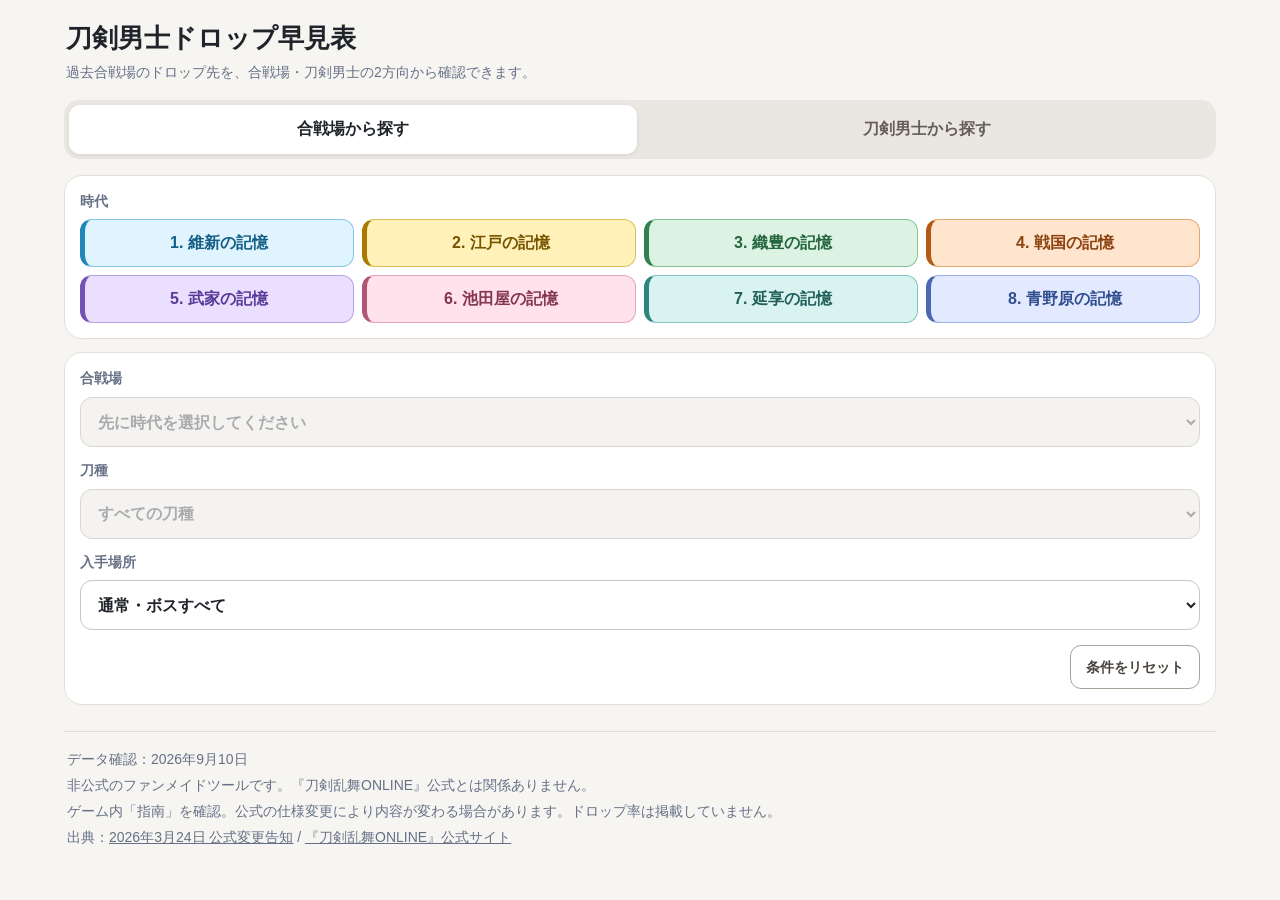
<file: index.html>
<!doctype html><html lang="ja"><head><meta charset="utf-8"><meta name="viewport" content="width=device-width,initial-scale=1">
<meta name="description" content="『刀剣乱舞ONLINE』過去合戦場の刀剣男士ドロップを確認する非公式ファンメイド早見表">
<title>刀剣男士ドロップ早見表</title><link rel="stylesheet" href="./styles.css"></head><body>
<main class="wrap"><header><h1>刀剣男士ドロップ早見表</h1><p class="sub">過去合戦場のドロップ先を、合戦場・刀剣男士の2方向から確認できます。</p></header>
<nav class="tabs" aria-label="検索方法"><button class="tab active" type="button" data-tab="battle">合戦場から探す</button><button class="tab" type="button" data-tab="touken">刀剣男士から探す</button></nav>
<section id="battle" class="panel active"><div class="box"><span class="label">時代</span><div class="era-buttons" id="eraButtons"></div></div>
<div class="box"><div class="field"><label class="label" for="battlefieldSelect">合戦場</label><select id="battlefieldSelect" disabled><option>先に時代を選択してください</option></select></div>
<div class="field"><label class="label" for="battleType">刀種</label><select id="battleType" disabled><option value="">すべての刀種</option></select></div>
<div class="field"><label class="label" for="battleDropFilter">入手場所</label><select id="battleDropFilter"><option value="">通常・ボスすべて</option><option value="normal">通常マスのみ</option><option value="boss">ボスマスのみ</option></select></div>
<div class="reset-row"><button id="battleReset" class="reset-button" type="button">条件をリセット</button></div></div><div id="battleResult"></div></section>
<section id="touken" class="panel"><div class="box"><div class="field"><label class="label" for="toukenSearch">刀剣男士名で絞り込み</label><input id="toukenSearch" type="search" placeholder="名前の一部を入力" autocomplete="off"><div id="toukenSearchStatus" class="field-note" aria-live="polite"></div></div>
<div class="field"><label class="label" for="toukenType">刀種</label><select id="toukenType"></select></div>
<div class="field"><label class="label" for="toukenSelect">刀剣男士</label><select id="toukenSelect"></select></div>
<div class="field"><label class="label" for="toukenDropFilter">入手場所</label><select id="toukenDropFilter"><option value="">通常・ボスすべて</option><option value="normal">通常マスのみ</option><option value="boss">ボスマスのみ</option></select></div>
<div class="reset-row"><button id="toukenReset" class="reset-button" type="button">条件をリセット</button></div></div><div id="toukenResult"></div></section>
<footer><div id="verifiedAt">データ確認：2026年9月10日</div><div>非公式のファンメイドツールです。『刀剣乱舞ONLINE』公式とは関係ありません。</div>
<div>ゲーム内「指南」を確認。公式の仕様変更により内容が変わる場合があります。ドロップ率は掲載していません。</div>
<div>出典：<a href="https://www.toukenranbu.jp/game-topics/4798/" target="_blank" rel="noopener">2026年3月24日 公式変更告知</a> /
<a href="https://www.toukenranbu.jp/" target="_blank" rel="noopener">『刀剣乱舞ONLINE』公式サイト</a></div></footer></main><script src="./app.js"></script></body></html>
</file>
<file: styles.css>
:root{
  --bg:#f6f5f2;
  --panel:#ffffff;
  --text:#20242a;
  --muted:#667085;
  --line:#e3dfd8;
  --accent:#51473d;
  --soft:#4f473f;

  --normal-bg:#0b5f7a;
  --normal-text:#ffffff;
  --normal-border:#07475b;
  --boss-bg:#8b321f;
  --boss-text:#ffffff;
  --boss-border:#682516;
  --kebiishi-bg:#5c3275;
  --kebiishi-text:#ffffff;
  --kebiishi-border:#432356;

  --radius:18px;
}

/* 合戦場 面別カラー */
.area-1{--area-bg:#dff4ff;--area-border:#83c7e8;--area-text:#145f86;--area-accent:#2187b8}
.area-2{--area-bg:#fff1b8;--area-border:#ddbd58;--area-text:#765500;--area-accent:#a97900}
.area-3{--area-bg:#dcf2e2;--area-border:#84c394;--area-text:#24663e;--area-accent:#2f8250}
.area-4{--area-bg:#ffe5ce;--area-border:#e5a66d;--area-text:#8b4310;--area-accent:#b45a15}
.area-5{--area-bg:#eadfff;--area-border:#b8a0e4;--area-text:#593a98;--area-accent:#7351b5}
.area-6{--area-bg:#ffe2eb;--area-border:#e7a5b8;--area-text:#82364f;--area-accent:#b25473}
.area-7{--area-bg:#d9f3f0;--area-border:#7fc7c0;--area-text:#205f5a;--area-accent:#2d857d}
.area-8{--area-bg:#e3e9ff;--area-border:#9cafe4;--area-text:#314f8f;--area-accent:#4b69b2}

*{box-sizing:border-box}
html{background:var(--bg)}
body{
  margin:0;
  background:var(--bg);
  color:var(--text);
  font-family:-apple-system,BlinkMacSystemFont,"Segoe UI","Hiragino Sans","Yu Gothic UI","Yu Gothic",Meiryo,sans-serif;
  font-size:16px;
  line-height:1.55;
}
button,select,input{font:inherit}
button{touch-action:manipulation}
button:focus-visible,select:focus-visible,input:focus-visible{
  outline:3px solid #2f6fa3;
  outline-offset:2px;
}

.wrap{max-width:1180px;margin:0 auto;padding:18px 14px 48px}
header{padding:4px 2px 16px}
h1{font-size:1.65rem;line-height:1.25;margin:0 0 7px}
.sub{margin:0;color:var(--muted);font-size:14px}

.draft{
  margin:14px 0;
  padding:11px 13px;
  background:#fff5d9;
  color:#654d12;
  border-radius:13px;
  font-size:14px;
  font-weight:800;
}

.tabs{
  display:grid;
  grid-template-columns:1fr 1fr;
  gap:7px;
  background:#eae7e2;
  padding:5px;
  border-radius:15px;
  position:sticky;
  top:7px;
  z-index:10;
}
.tab{
  min-height:49px;
  border:0;
  border-radius:11px;
  background:transparent;
  color:#655e56;
  font-weight:900;
  cursor:pointer;
}
.tab.active{background:#fff;color:var(--text);box-shadow:0 1px 4px rgba(0,0,0,.08)}

.panel{display:none;margin-top:16px}
.panel.active{display:block}

.box{
  background:var(--panel);
  border:1px solid var(--line);
  border-radius:var(--radius);
  padding:15px;
  margin-bottom:13px;
}

.label{
  display:block;
  color:var(--muted);
  font-size:14px;
  font-weight:900;
  margin-bottom:7px;
}
.field+.field{margin-top:13px}

select,input[type="search"]{
  width:100%;
  min-height:50px;
  border:1px solid #c9c4bc;
  border-radius:12px;
  background:#fff;
  color:var(--text);
  padding:0 13px;
  font-size:16px;
  font-weight:750;
}
input[type="search"]::placeholder{color:#757575;font-weight:650}
select:disabled{background:#f1efec;color:#888}
.field-note{
  min-height:22px;
  margin-top:5px;
  color:var(--muted);
  font-size:13px;
  font-weight:700;
}
.reset-row{display:flex;justify-content:flex-end;margin-top:15px}
.reset-button{
  min-height:44px;
  border:1px solid #aaa39a;
  border-radius:11px;
  background:#fff;
  color:#49433d;
  padding:8px 15px;
  font-size:14px;
  font-weight:900;
  cursor:pointer;
}
.reset-button:hover{background:#f1efec}
.battlefield-select[class*="area-"]{
  background:var(--area-bg);
  border-color:var(--area-border);
  color:var(--area-text);
  box-shadow:inset 4px 0 0 var(--area-accent);
}

.era-buttons{
  display:grid;
  grid-template-columns:repeat(4,minmax(0,1fr));
  gap:8px;
}
.era{
  min-height:48px;
  border:1px solid var(--area-border);
  border-left:5px solid var(--area-accent);
  border-radius:12px;
  background:var(--area-bg);
  color:var(--area-text);
  font-weight:900;
  cursor:pointer;
}
.era.active{
  outline:2px solid var(--area-accent);
  outline-offset:1px;
  box-shadow:0 2px 6px rgba(0,0,0,.10);
}

.result-title{
  display:flex;
  align-items:center;
  flex-wrap:wrap;
  gap:8px;
  font-size:18px;
  margin:0 0 10px;
}
.meta{display:flex;gap:6px;flex-wrap:wrap;margin-bottom:12px}

.pill,.tag,.battle-id{
  display:inline-flex;
  align-items:center;
  min-height:28px;
  padding:3px 9px;
  border-radius:999px;
  font-size:14px;
  font-weight:900;
}
.pill{
  background:var(--soft);
  border:1px solid #3c352f;
  color:#fff;
}
.tag{
  justify-content:center;
  min-width:46px;
  border:1px solid transparent;
  letter-spacing:.02em;
  box-shadow:0 1px 2px rgba(0,0,0,.14);
}
.tag.normal{background:var(--normal-bg);border-color:var(--normal-border);color:var(--normal-text)}
.tag.boss{background:var(--boss-bg);border-color:var(--boss-border);color:var(--boss-text)}
.tag.kebiishi{background:var(--kebiishi-bg);border-color:var(--kebiishi-border);color:var(--kebiishi-text)}
.battle-id{
  background:var(--area-bg);
  border:1px solid var(--area-border);
  color:var(--area-text);
  flex:0 0 auto;
  line-height:1;
  white-space:nowrap;
}

.area-panel{
  background:linear-gradient(180deg,var(--area-bg) 0,var(--area-bg) 54px,#fff 150px);
  border-color:var(--area-border);
  border-left:6px solid var(--area-accent);
}

.cards{
  display:grid;
  grid-template-columns:repeat(6,minmax(0,1fr));
  gap:8px;
}
.card{
  background:#fff;
  border:1px solid var(--line);
  border-radius:12px;
  padding:10px 11px;
  min-width:0;
}
.area-card{
  background:var(--area-bg);
  border-color:var(--area-border);
  border-left:5px solid var(--area-accent);
}
.card-head{display:block}
.name{
  font-size:15px;
  font-weight:900;
  line-height:1.35;
  overflow-wrap:anywhere;
}
.type{
  font-size:14px;
  color:var(--muted);
  margin-top:4px;
  white-space:normal;
  line-height:1.35;
}
.area-card .type{color:var(--area-text)}
.location-title{
  display:flex;
  align-items:flex-start;
  gap:7px;
}
.location-name{
  min-width:0;
  padding-top:2px;
}
.tags{display:flex;flex-wrap:wrap;gap:5px;margin-top:8px}

.empty{
  padding:22px 10px;
  text-align:center;
  color:var(--muted);
  background:#faf9f7;
  border-radius:13px;
  font-size:14px;
}

.kebiishi-box{
  margin-top:14px;
  border:1px solid var(--kebiishi-border);
  border-radius:14px;
  overflow:hidden;
  background:#fbf9fc;
}
.kebiishi-toggle{
  width:100%;
  min-height:50px;
  border:0;
  background:var(--kebiishi-bg);
  color:var(--kebiishi-text);
  padding:12px 14px;
  font-size:14px;
  font-weight:900;
  text-align:left;
  display:flex;
  justify-content:space-between;
  align-items:center;
  cursor:pointer;
}
.kebiishi-toggle::after{content:"＋";font-size:1.1rem}
.kebiishi-toggle[aria-expanded="true"]::after{content:"－"}
.kebiishi-content{display:none;padding:11px}
.kebiishi-content.open{display:block}
.quick-note{font-size:14px;color:var(--muted);margin:0 0 10px}

footer{
  border-top:1px solid var(--line);
  margin-top:26px;
  padding:17px 3px 0;
  color:var(--muted);
  font-size:14px;
}
footer a{color:inherit}
footer div+div{margin-top:4px}

@media(max-width:980px){
  .era-buttons{grid-template-columns:repeat(2,minmax(0,1fr))}
  .cards{grid-template-columns:repeat(4,minmax(0,1fr))}
}
@media(max-width:720px){
  .cards{grid-template-columns:repeat(3,minmax(0,1fr))}
}
@media(max-width:500px){
  .wrap{padding:13px 11px 36px}
  h1{font-size:1.42rem}
  .era-buttons{grid-template-columns:repeat(2,minmax(0,1fr))}
  .cards{grid-template-columns:repeat(2,minmax(0,1fr));gap:7px}
  .card{padding:9px}
  .name{font-size:14px}
  .type{font-size:14px}
  .reset-button{width:100%}
}
</file>
